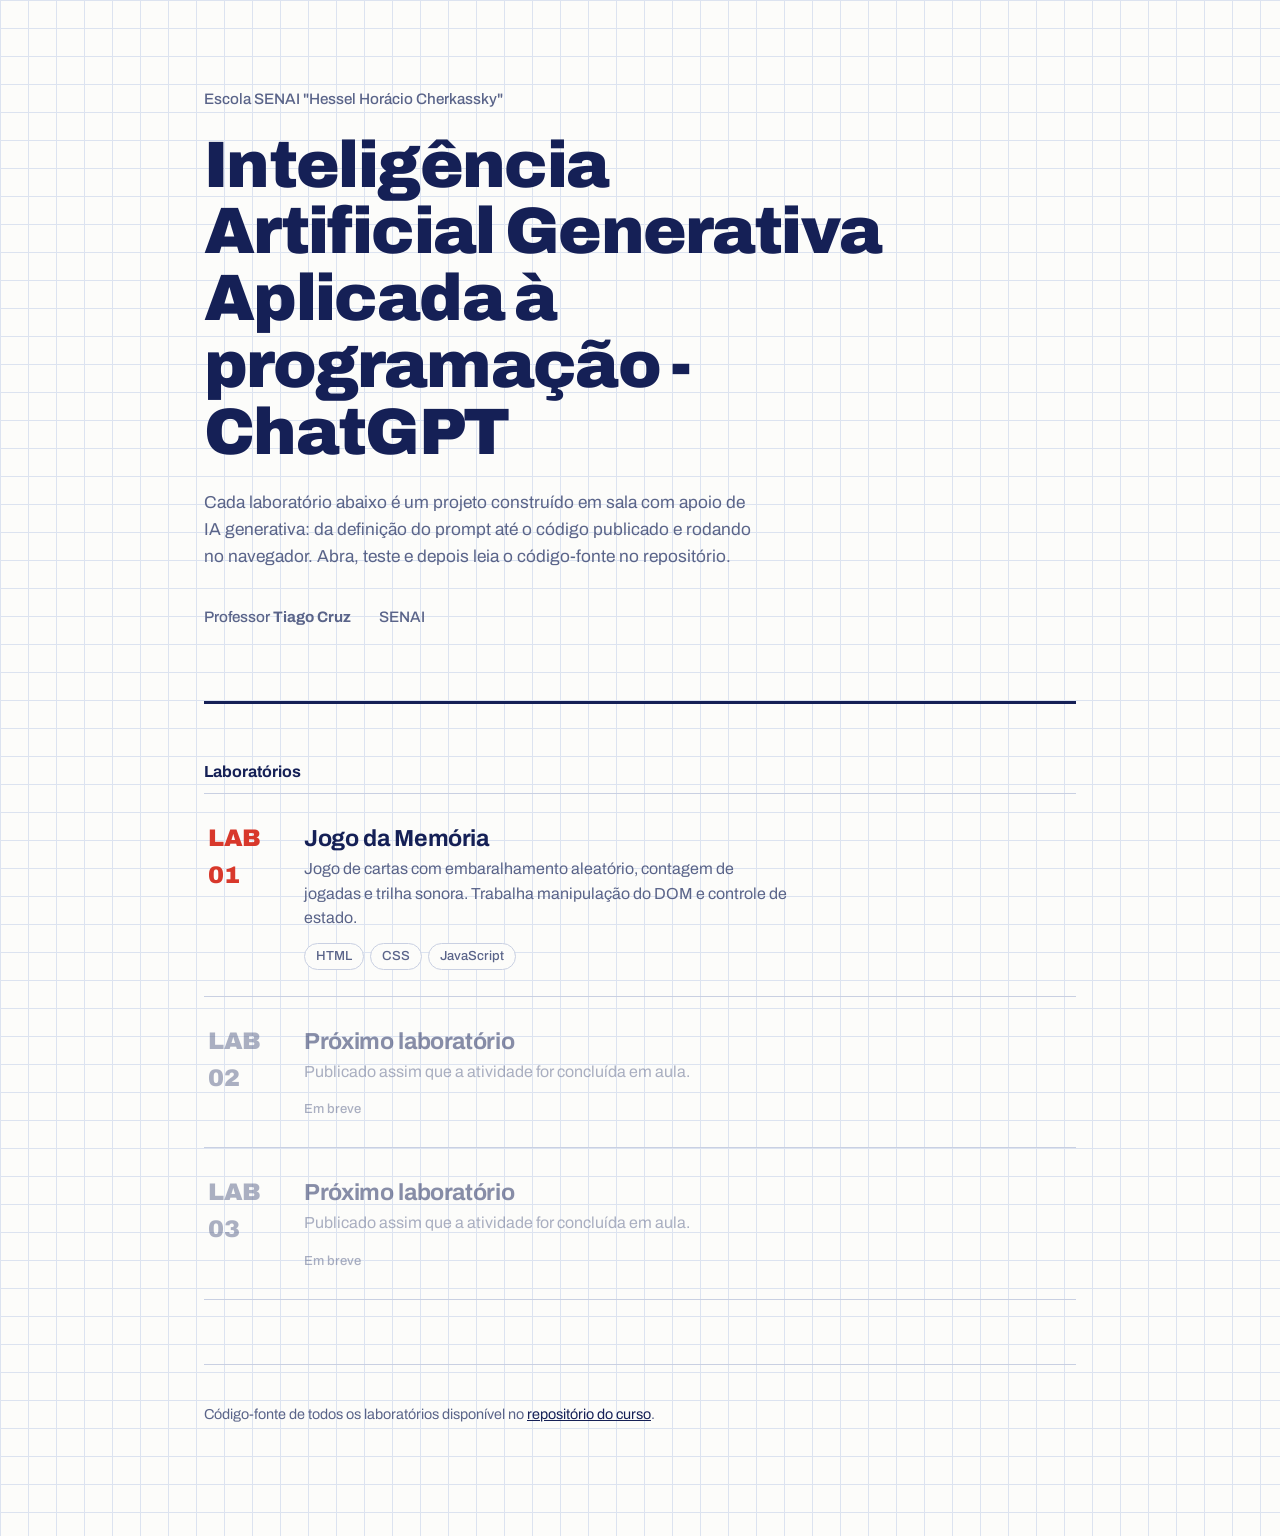
<file: index.html>
<!DOCTYPE html>
<html lang="pt-BR">
<head>
<meta charset="UTF-8">
<meta name="viewport" content="width=device-width, initial-scale=1">
<title>IA Generativa Aplicada à Programação — Laboratórios</title>
<meta name="description" content="Portal dos laboratórios práticos do curso de Inteligências Artificiais Generativas Aplicada à Programação.">
<link rel="preconnect" href="https://fonts.googleapis.com">
<link rel="preconnect" href="https://fonts.gstatic.com" crossorigin>
<link href="https://fonts.googleapis.com/css2?family=Archivo:wght@400;500;700;900&display=swap" rel="stylesheet">
<style>
  :root{
    --papel:#FCFCFA;
    --grade:#DCE3F0;
    --tinta:#152056;
    --tinta-fraca:#5A6489;
    --caneta:#D8382B;
    --borda:#C9D0E2;
  }

  *{box-sizing:border-box;}

  html{-webkit-text-size-adjust:100%;}

  body{
    margin:0;
    font-family:"Archivo","Segoe UI",system-ui,-apple-system,sans-serif;
    color:var(--tinta);
    background-color:var(--papel);
    /* papel quadriculado de caderno técnico */
    background-image:
      linear-gradient(var(--grade) 1px, transparent 1px),
      linear-gradient(90deg, var(--grade) 1px, transparent 1px);
    background-size:28px 28px;
    line-height:1.55;
  }

  .folha{
    max-width:920px;
    margin:0 auto;
    padding:0 24px 96px;
  }

  /* ---------- Cabeçalho ---------- */

  header{
    padding:88px 0 56px;
    border-bottom:3px solid var(--tinta);
  }

  .disciplina{
    font-size:.95rem;
    font-weight:500;
    color:var(--tinta-fraca);
    margin:0 0 20px;
  }

  h1{
    font-size:clamp(2.3rem,6.2vw,4.1rem);
    font-weight:900;
    line-height:1.02;
    letter-spacing:-.025em;
    margin:0 0 24px;
    max-width:16ch;
  }

  .resumo{
    font-size:1.08rem;
    max-width:56ch;
    margin:0;
    color:var(--tinta-fraca);
  }

  .assinatura{
    margin-top:36px;
    font-size:.95rem;
    font-weight:500;
    display:flex;
    flex-wrap:wrap;
    gap:8px 28px;
  }

  .assinatura span{color:var(--tinta-fraca);}
  .assinatura strong{font-weight:700;}

  /* ---------- Lista de laboratórios ---------- */

  h2{
    font-size:1rem;
    font-weight:700;
    margin:56px 0 8px;
  }

  .lista{
    list-style:none;
    margin:0;
    padding:0;
    border-top:1px solid var(--borda);
  }

  .lista li{border-bottom:1px solid var(--borda);}

  .lab{
    display:grid;
    grid-template-columns:76px 1fr;
    align-items:baseline;
    gap:0 20px;
    padding:26px 16px 26px 4px;
    text-decoration:none;
    color:inherit;
    transition:background-color .12s ease, color .12s ease, padding-left .12s ease;
  }

  .numero{
    font-size:1.5rem;
    font-weight:900;
    color:var(--caneta);
    letter-spacing:-.02em;
  }

  .titulo{
    font-size:1.45rem;
    font-weight:700;
    letter-spacing:-.015em;
    margin:0 0 6px;
  }

  .sobre{
    margin:0 0 12px;
    color:var(--tinta-fraca);
    max-width:54ch;
  }

  .stack{
    font-size:.82rem;
    font-weight:500;
    color:var(--tinta-fraca);
    display:flex;
    flex-wrap:wrap;
    gap:6px;
  }

  .stack b{
    font-weight:500;
    border:1px solid var(--borda);
    border-radius:999px;
    padding:2px 11px;
    background:var(--papel);
  }

  .lab:hover,
  .lab:focus-visible{
    background-color:var(--tinta);
    color:var(--papel);
    padding-left:14px;
    outline:none;
  }

  .lab:hover .sobre,
  .lab:focus-visible .sobre,
  .lab:hover .stack,
  .lab:focus-visible .stack{color:#B9C2E0;}

  .lab:hover .numero,
  .lab:focus-visible .numero{color:#FF8377;}

  .lab:hover .stack b,
  .lab:focus-visible .stack b{
    border-color:#3E4A85;
    background:transparent;
  }

  /* Laboratório ainda não publicado */

  .lab.breve{
    cursor:default;
    opacity:.5;
  }

  .lab.breve .numero{color:var(--tinta-fraca);}

  .aguarde{
    font-size:.82rem;
    font-weight:500;
    color:var(--tinta-fraca);
  }

  footer{
    margin-top:64px;
    padding-top:24px;
    border-top:1px solid var(--borda);
    font-size:.9rem;
    color:var(--tinta-fraca);
  }

  footer a{color:var(--tinta);}

  @media (max-width:560px){
    header{padding-top:56px;}
    .lab{grid-template-columns:1fr; gap:6px;}
    .numero{font-size:1.1rem;}
    .titulo{font-size:1.25rem;}
  }

  @media (prefers-reduced-motion:reduce){
    *{transition:none !important;}
  }
</style>
</head>
<body>
<div class="folha">

  <header>
    <p class="disciplina">Escola SENAI "Hessel Horácio Cherkassky"</p>
    <h1>Inteligência Artificial Generativa Aplicada à programação - ChatGPT</h1>
    <p class="resumo">
      Cada laboratório abaixo é um projeto construído em sala com apoio de IA generativa:
      da definição do prompt até o código publicado e rodando no navegador.
      Abra, teste e depois leia o código-fonte no repositório.
    </p>
    <p class="assinatura">
      <span>Professor <strong>Tiago Cruz</strong></span>
      <span>SENAI</span>
    </p>
  </header>

  <h2>Laboratórios</h2>

  <!--
    ================== COMO ADICIONAR UM NOVO LABORATÓRIO ==================
    1. Copie um bloco <li> inteiro dos que estão abaixo.
    2. Troque o href pelo nome da pasta do novo lab (sempre minúsculo, sem
       espaços e sem acentos — ex.: "lab-calculadora-ia/").
    3. Ajuste número, título, descrição e as tecnologias.
    Para liberar um lab que está "Em breve": troque <div class="lab breve">
    por <a class="lab" href="pasta-do-lab/"> e feche com </a>.
    =======================================================================
  -->

  <ul class="lista">

    <li>
      <a class="lab" href="lab-jogo-da-memoria/">
        <span class="numero">LAB 01</span>
        <span>
          <span class="titulo">Jogo da Memória</span>
          <p class="sobre">
            Jogo de cartas com embaralhamento aleatório, contagem de jogadas e
            trilha sonora. Trabalha manipulação do DOM e controle de estado.
          </p>
          <span class="stack"><b>HTML</b><b>CSS</b><b>JavaScript</b></span>
        </span>
      </a>
    </li>

    <li>
      <div class="lab breve">
        <span class="numero">LAB 02</span>
        <span>
          <span class="titulo">Próximo laboratório</span>
          <p class="sobre">Publicado assim que a atividade for concluída em aula.</p>
          <span class="aguarde">Em breve</span>
        </span>
      </div>
    </li>

    <li>
      <div class="lab breve">
        <span class="numero">LAB 03</span>
        <span>
          <span class="titulo">Próximo laboratório</span>
          <p class="sobre">Publicado assim que a atividade for concluída em aula.</p>
          <span class="aguarde">Em breve</span>
        </span>
      </div>
    </li>

  </ul>

  <footer>
    <p>
      Código-fonte de todos os laboratórios disponível no
      <a href="https://github.com/tiagucruz/Intelig-ncias-Artificiais-Generativas-Aplicada-a-Programa-o---ChatGPT">repositório do curso</a>.
    </p>
  </footer>

</div>
</body>
</html>
</file>
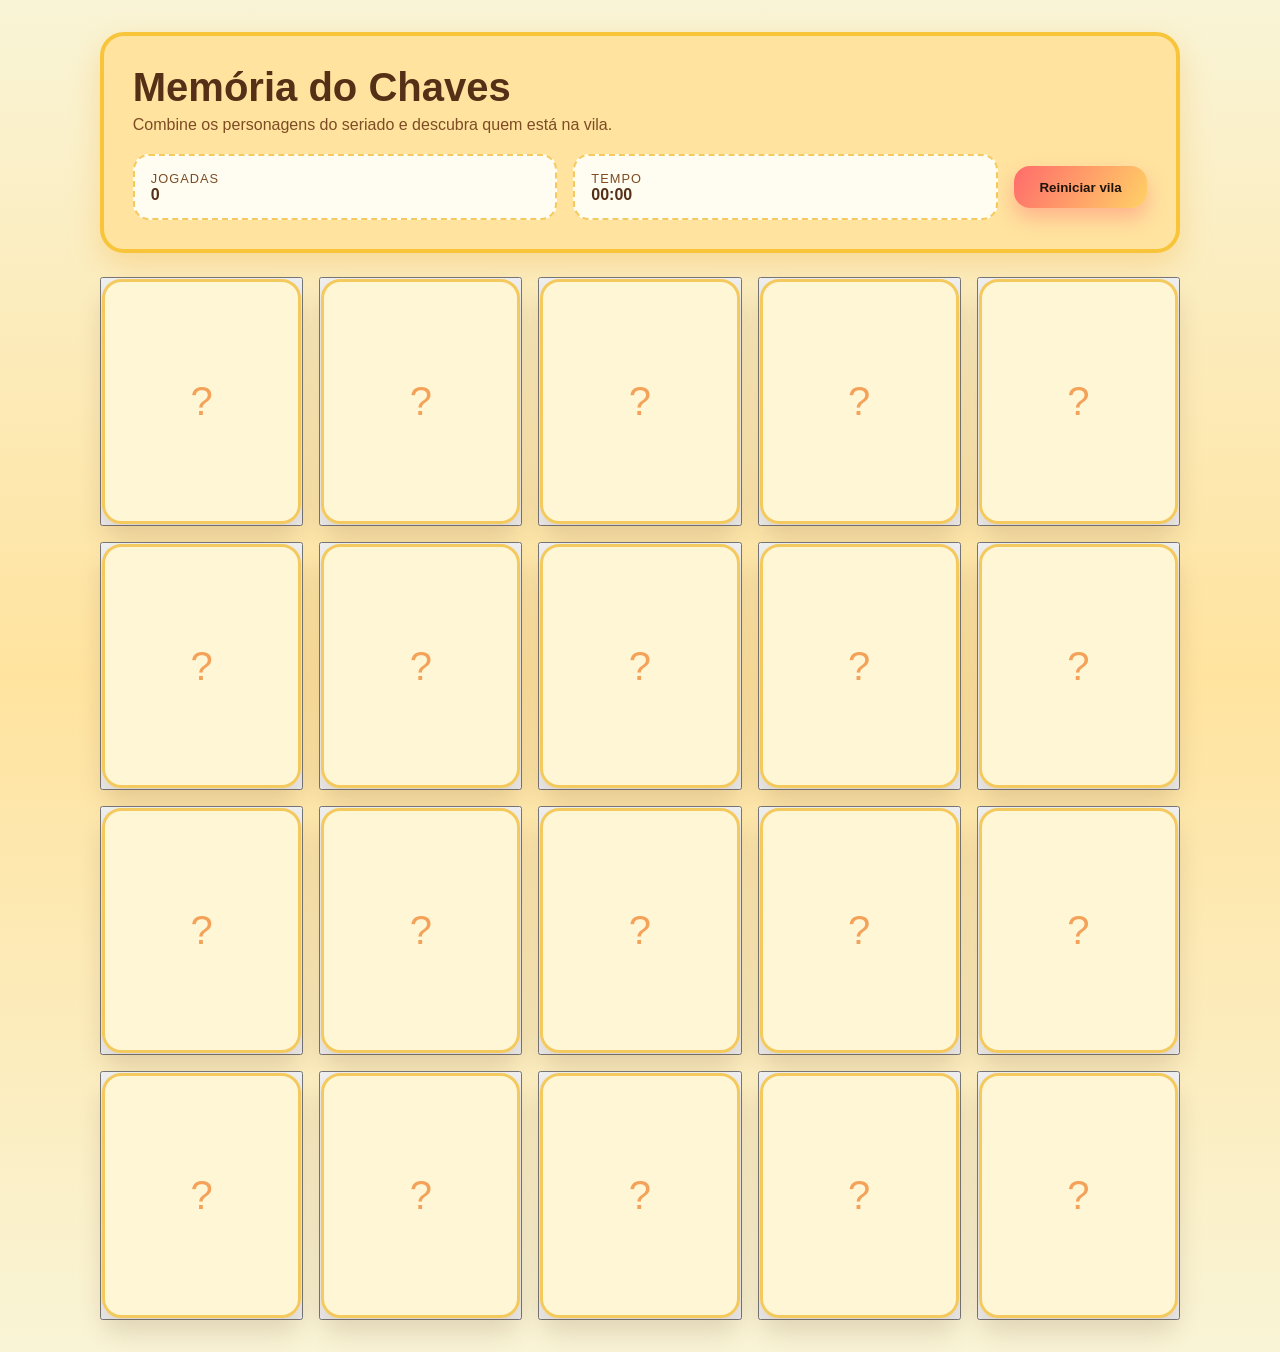
<file: LAB Jogo da Memória/index.html>
﻿<!DOCTYPE html>
<html lang="pt-BR">
<head>
  <meta charset="UTF-8" />
  <meta name="viewport" content="width=device-width, initial-scale=1.0" />
  <title>Memória do Chaves</title>
  <link rel="stylesheet" href="style.css" />
</head>
<body>
  <main class="app">
    <header class="panel">
      <h1>Memória do Chaves</h1>
      <p>Combine os personagens do seriado e descubra quem está na vila.</p>
      <div class="stats">
        <div>
          <span class="label">Jogadas</span>
          <strong id="moves">0</strong>
        </div>
        <div>
          <span class="label">Tempo</span>
          <strong id="timer">00:00</strong>
        </div>
        <button id="reset">Reiniciar vila</button>
      </div>
    </header>

    <section class="board" id="board" aria-label="Tabuleiro do jogo da memória"></section>

    <section class="modal" id="modal" aria-live="polite" aria-hidden="true">
      <div class="modal__content">
        <h2>Êta! Você venceu como o Chaves!</h2>
        <p>Foram <span id="final-moves">0</span> jogadas e <span id="final-time">00:00</span> de aventuras.</p>
        <button id="play-again">Jogar de novo</button>
      </div>
    </section>
  </main>
  <script src="script.js"></script>
</body>
</html>
</file>
<file: LAB Jogo da Memória/style.css>
﻿:root {
  font-family: 'Fredoka', 'Baloo 2', 'Poppins', sans-serif;
  --bg: #f9f4d6;
  --panel: #ffe39f;
  --text: #553017;
  --muted: #7d4c24;
  --accent: #ff6b6b;
  --accent-secondary: #ffd166;
  --card-front: #fff6d5;
  --card-border: #f4c95d;
}

* {
  box-sizing: border-box;
}

body {
  margin: 0;
  min-height: 100vh;
  background: linear-gradient(180deg, #f9f4d6 0%, #ffe39f 50%, #f9f4d6 100%);
  color: var(--text);
  display: flex;
  align-items: center;
  justify-content: center;
  padding: 2rem 1rem;
}

.app {
  width: min(1080px, 95vw);
  display: flex;
  flex-direction: column;
  gap: 1.5rem;
}

.panel {
  background: var(--panel);
  padding: 1.8rem;
  border-radius: 1.5rem;
  border: 4px solid #f8c53a;
  box-shadow: 0 12px 30px rgba(245, 185, 85, 0.4);
}

.panel h1 {
  margin: 0 0 0.4rem;
  font-size: 2.5rem;
}

.panel p {
  margin: 0;
  color: var(--muted);
}

.stats {
  margin-top: 1.25rem;
  display: flex;
  align-items: center;
  gap: 1rem;
  flex-wrap: wrap;
}

.stats > div {
  flex: 1;
  min-width: 150px;
  padding: 0.9rem 1rem;
  border-radius: 1rem;
  background: #fffdf1;
  border: 2px dashed #f4c95d;
}

.label {
  display: block;
  text-transform: uppercase;
  letter-spacing: 0.08em;
  font-size: 0.8rem;
  color: var(--muted);
}

#reset,
#play-again {
  border: none;
  border-radius: 1rem;
  padding: 0.85rem 1.6rem;
  font-weight: 700;
  color: #1f130a;
  background: linear-gradient(120deg, #ff6b6b, #ffd166);
  cursor: pointer;
  transition: transform 0.15s ease, box-shadow 0.15s ease;
  box-shadow: 0 10px 20px rgba(255, 107, 107, 0.4);
}

#reset:hover,
#play-again:hover {
  transform: translateY(-2px) scale(1.01);
}

.board {
  display: grid;
  grid-template-columns: repeat(5, minmax(100px, 1fr));
  gap: 1rem;
}

.card {
  position: relative;
  width: 100%;
  padding-top: 120%;
  perspective: 1000px;
}

.card__inner {
  position: absolute;
  inset: 0;
  border-radius: 1.2rem;
  transform-style: preserve-3d;
  transition: transform 0.6s cubic-bezier(0.4, 0.2, 0.2, 1);
  box-shadow: 0 15px 25px rgba(85, 48, 23, 0.15);
}

.card.is-flipped .card__inner,
.card.is-matched .card__inner {
  transform: rotateY(180deg);
}

.card__face {
  position: absolute;
  inset: 0;
  backface-visibility: hidden;
  border-radius: 1.2rem;
  display: flex;
  align-items: center;
  justify-content: center;
}

.card__face--front {
  background: var(--card-front);
  border: 3px solid var(--card-border);
  color: #f4a259;
  font-size: 2.5rem;
}

.card__face--back {
  background: #ffffff;
  transform: rotateY(180deg);
  overflow: hidden;
  border: 3px solid #f4c95d;
}

.card__image {
  width: 100%;
  height: 100%;
  object-fit: cover;
}

.modal {
  position: fixed;
  inset: 0;
  display: flex;
  align-items: center;
  justify-content: center;
  background: rgba(248, 197, 58, 0.55);
  opacity: 0;
  pointer-events: none;
  transition: opacity 0.3s ease;
}

.modal[aria-hidden='false'] {
  opacity: 1;
  pointer-events: all;
}

.modal__content {
  background: #fffdf1;
  border-radius: 1.5rem;
  padding: 2rem;
  text-align: center;
  border: 3px solid #f4c95d;
  box-shadow: 0 20px 35px rgba(85, 48, 23, 0.2);
}

@media (max-width: 720px) {
  .board {
    grid-template-columns: repeat(4, minmax(80px, 1fr));
  }

  .panel h1 {
    font-size: 2.1rem;
  }
}

@media (max-width: 520px) {
  body {
    padding: 1rem 0.5rem;
  }

  .board {
    grid-template-columns: repeat(3, minmax(80px, 1fr));
  }
}
</file>
